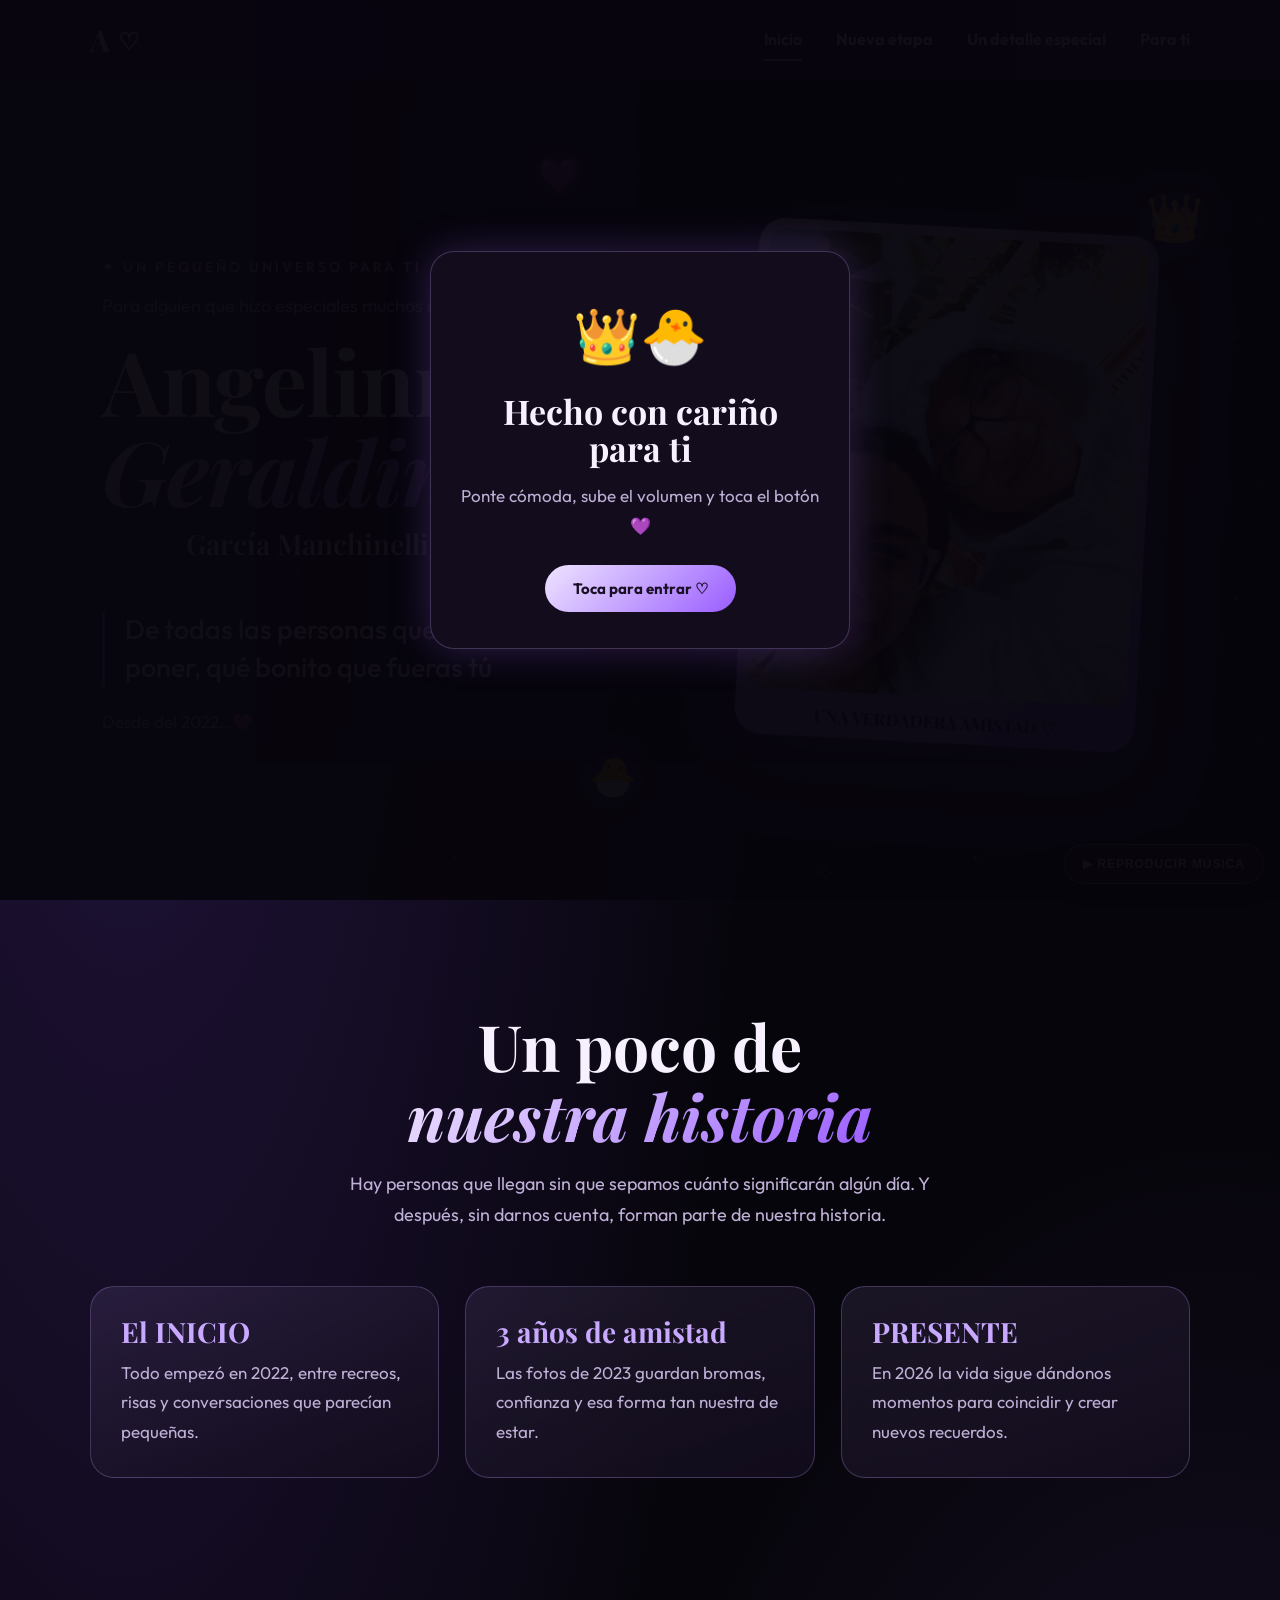
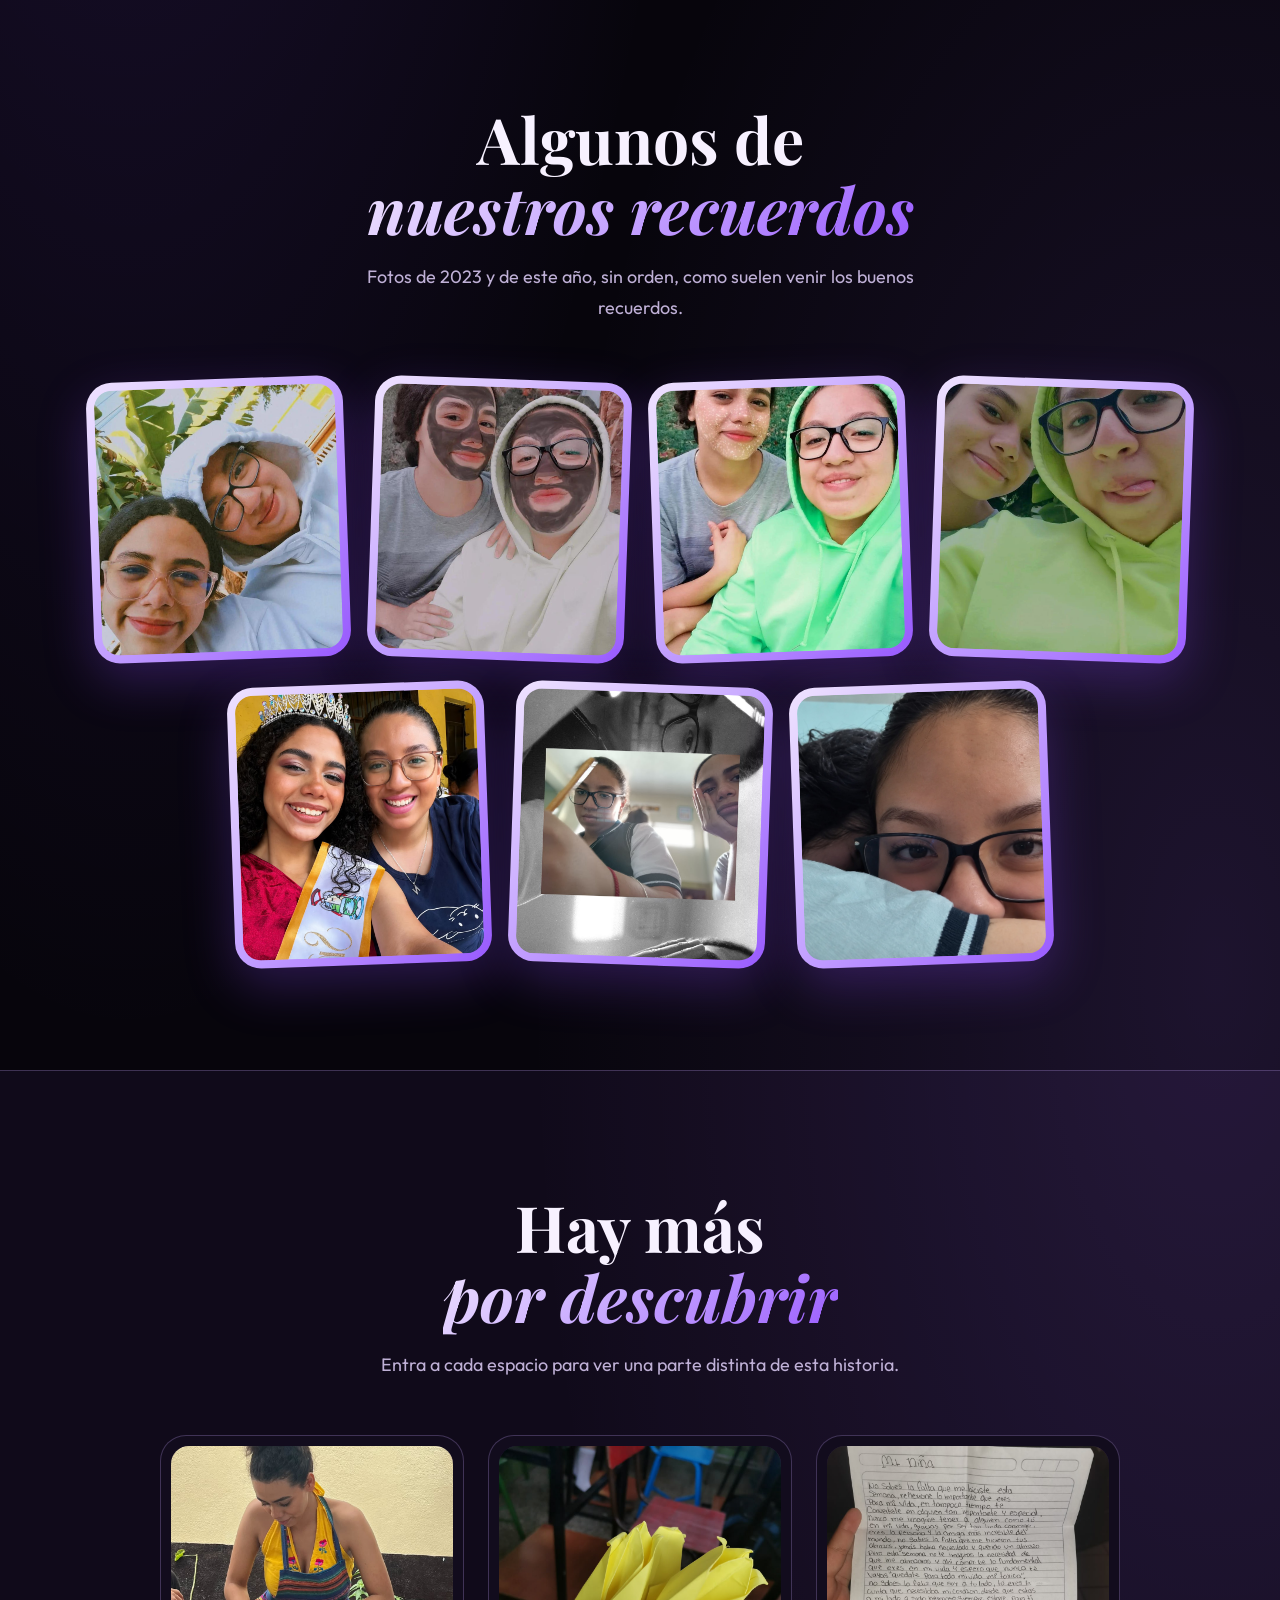
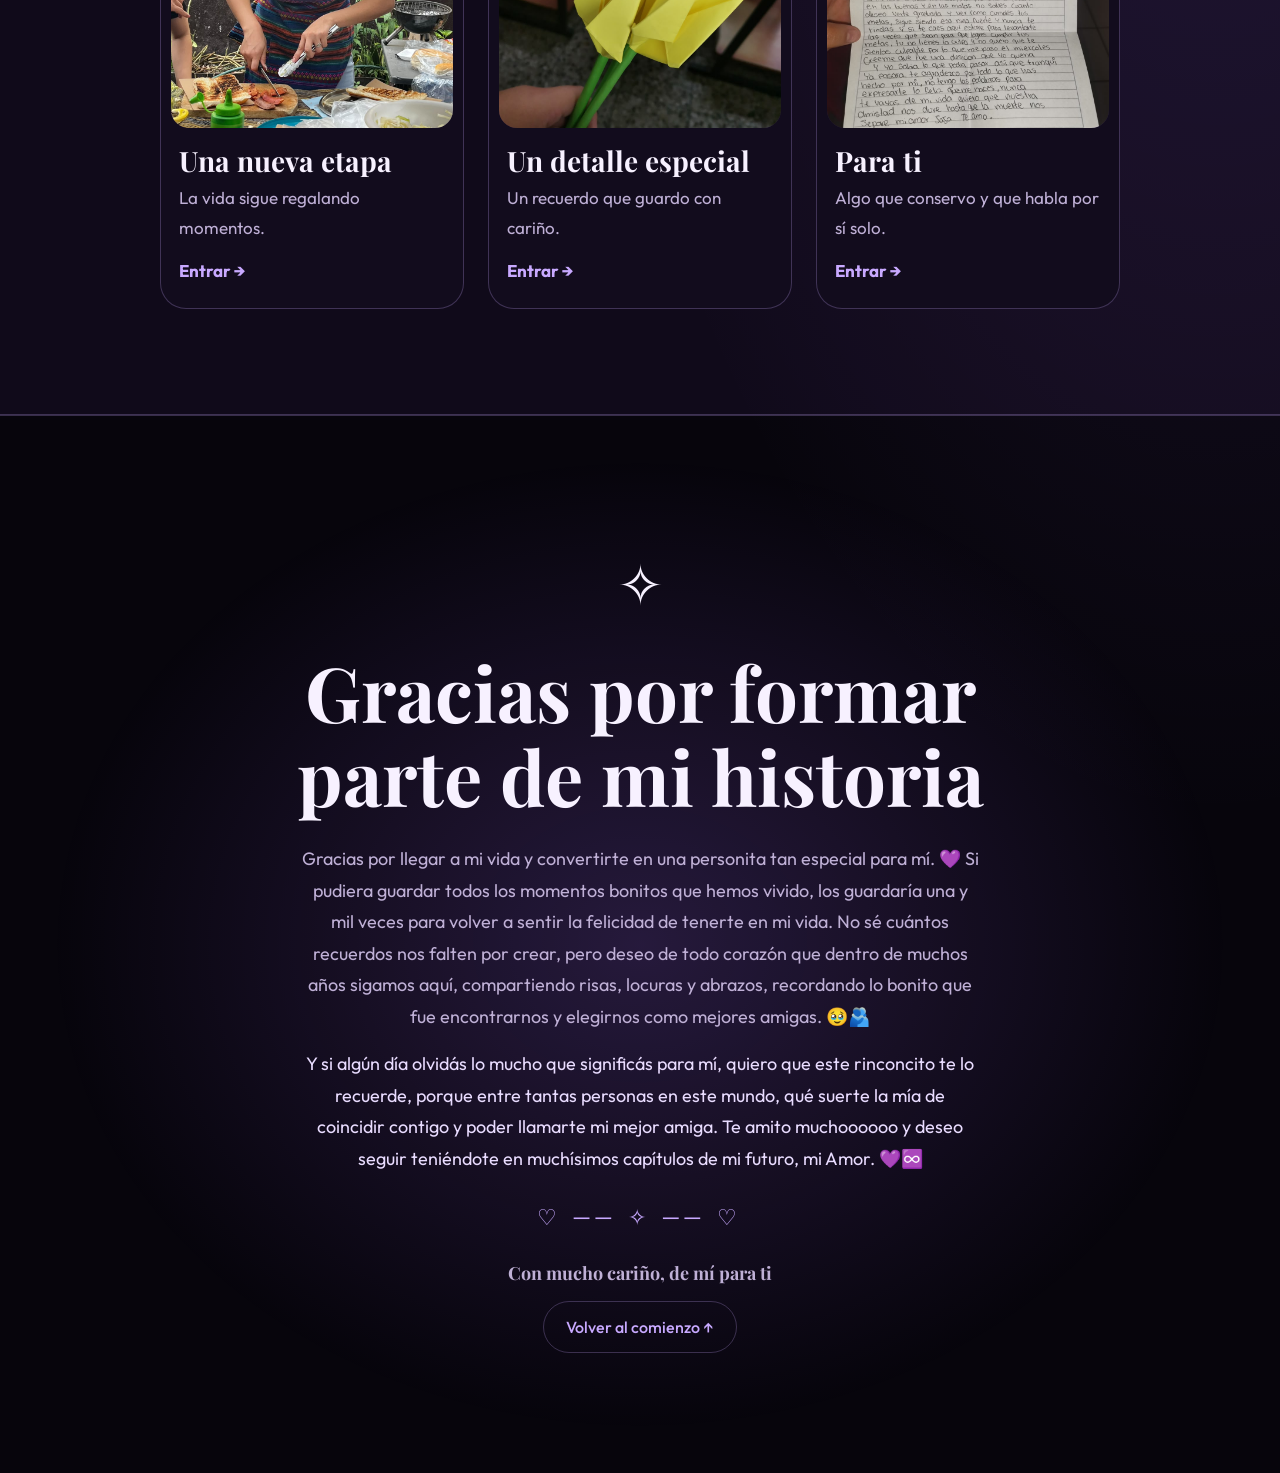
<file: index.html>
<!DOCTYPE html>
<html lang="es">
<head>
  <meta charset="UTF-8">
  <meta name="viewport" content="width=device-width, initial-scale=1.0">
  <meta name="theme-color" content="#100c18">
  <title>Para Angelinne 🐣</title>
  <link rel="stylesheet" href="styles.css">
  <script src="script.js" defer></script>
</head>
<body class="">
  <div class="stars" aria-hidden="true"></div>
  <nav class="nav">
    <a href="index.html" class="logo">A<span>♡</span></a>
    <div class="nav-links">
      <a class="nav-btn active" href="index.html" aria-current="page">Inicio</a>
      <a class="nav-btn" href="nueva-etapa.html">Nueva etapa</a>
      <a class="nav-btn" href="detalle.html">Un detalle especial</a>
      <a class="nav-btn" href="carta.html">Para ti</a>
    </div>
  </nav>
  <main>
    <section class="hero" id="inicio">
      <div class="hero-content">
        <span class="eyebrow">✦ UN PEQUEÑO UNIVERSO PARA TI ✦</span>
        <p class="intro">Para alguien que hizo especiales muchos momentos</p>
        <div class="name-block">
          <h1>Angelinne<br><span>Geraldine</span></h1>
          <p class="surname">García Manchinelli</p>
        </div>
        <blockquote>De todas las personas que el camino me pudo poner, qué bonito que fueras tú</blockquote>
        <p class="subtitle">Desde del 2022…💜</p>
      </div>
      <div class="hero-photo photo-frame">
        <img src="fotos/selfie1.jpeg" alt="Nuestro primer recuerdo" onerror="this.style.display='none';this.nextElementSibling.style.display='flex'">
        <div class="photo-placeholder"><span>✧</span><strong>Nuestro primer recuerdo</strong><small>selfie1.jpeg</small></div>
        <span class="tape"></span>
        <span class="photo-note">UNA VERDADERA AMISTAD ♡</span>
      </div>
      <div class="floating-heart heart-one">👑</div>
      <div class="floating-heart heart-two">🐣</div>
      <div class="floating-heart heart-three">💜</div>
    </section>

    <section class="story" id="historia">
      <div class="section-heading">
        <h2>Un poco de<br><em>nuestra historia</em></h2>
        <p>Hay personas que llegan sin que sepamos cuánto significarán algún día. Y después, sin darnos cuenta, forman parte de nuestra historia.</p>
      </div>
      <div class="story-grid">
        <div class="story-card"><h3>El INICIO</h3><p>Todo empezó en 2022, entre recreos, risas y conversaciones que parecían pequeñas.</p></div>
        <div class="story-card"><h3>3 años de amistad</h3><p>Las fotos de 2023 guardan bromas, confianza y esa forma tan nuestra de estar.</p></div>
        <div class="story-card"><h3>PRESENTE</h3><p>En 2026 la vida sigue dándonos momentos para coincidir y crear nuevos recuerdos.</p></div>
      </div>
    </section>

    <section class="section" id="recuerdos">
      <div class="section-heading">
        <h2>Algunos de<br><em>nuestros recuerdos</em></h2>
        <p>Fotos de 2023 y de este año, sin orden, como suelen venir los buenos recuerdos.</p>
      </div>
      <div class="memory-grid">
        <article class="memory-card rotate-left">
          <div class="memory-image">
            <img src="fotos/selfie1.jpeg" alt="Sudaderas verdes y lengua afuera" onerror="this.style.display='none';this.nextElementSibling.style.display='flex'">
            <div class="photo-placeholder"><span>♡</span><strong>Sudaderas verdes y lengua afuera</strong><small>selfie1.jpeg</small></div>
          </div>
        </article>
        <article class="memory-card rotate-right">
          <div class="memory-image">
            <img src="fotos/selfie2.jpeg" alt="Noche de mascarillas" onerror="this.style.display='none';this.nextElementSibling.style.display='flex'">
            <div class="photo-placeholder"><span>✧</span><strong>Noche de mascarillas</strong><small>selfie2.jpeg</small></div>
          </div>
        </article>
        <article class="memory-card rotate-left">
          <div class="memory-image">
            <img src="fotos/selfie3.jpeg" alt="Un día al aire libre" onerror="this.style.display='none';this.nextElementSibling.style.display='flex'">
            <div class="photo-placeholder"><span>♡</span><strong>Un día al aire libre</strong><small>selfie3.jpeg</small></div>
          </div>
        </article>
        <article class="memory-card rotate-right">
          <div class="memory-image">
            <img src="fotos/selfie4.jpeg" alt="Entre las plantas" onerror="this.style.display='none';this.nextElementSibling.style.display='flex'">
            <div class="photo-placeholder"><span>✧</span><strong>Entre las plantas</strong><small>selfie4.jpeg</small></div>
          </div>
        </article>
        <article class="memory-card rotate-left">
          <div class="memory-image">
            <img src="fotos/selfie5.jpeg" alt="Con corona y brillo" onerror="this.style.display='none';this.nextElementSibling.style.display='flex'">
            <div class="photo-placeholder"><span>♡</span><strong>Con corona y brillo</strong><small>selfie5.jpeg</small></div>
          </div>
        </article>
        <article class="memory-card rotate-right">
          <div class="memory-image">
            <img src="fotos/selfie6.jpeg" alt="Selfie demasiado cerca" onerror="this.style.display='none';this.nextElementSibling.style.display='flex'">
            <div class="photo-placeholder"><span>✧</span><strong>Selfie demasiado cerca</strong><small>selfie6.jpeg</small></div>
          </div>
        </article>
        <article class="memory-card rotate-left">
          <div class="memory-image">
            <img src="fotos/selfie7.jpeg" alt="Nuestra historia continúa" onerror="this.style.display='none';this.nextElementSibling.style.display='flex'">
            <div class="photo-placeholder"><span>♡</span><strong>Nuestra historia continúa</strong><small>selfie7.jpeg</small></div>
          </div>
        </article>
      </div>
    </section>

    <section class="portals" id="explorar">
      <div class="section-heading">
        <h2>Hay más<br><em>por descubrir</em></h2>
        <p>Entra a cada espacio para ver una parte distinta de esta historia.</p>
      </div>
      <div class="portal-grid">
      <a class="portal" href="nueva-etapa.html">
        <img src="fotos/mercadito.jpeg" alt="Angelinne en el mercadito">
        <h3>Una nueva etapa</h3><p>La vida sigue regalando momentos.</p><b>Entrar →</b>
      </a>
      <a class="portal" href="detalle.html">
        <img src="fotos/flores amarilas.jpeg" alt="Flores amarillas">
        <h3>Un detalle especial</h3><p>Un recuerdo que guardo con cariño.</p><b>Entrar →</b>
      </a>
      <a class="portal" href="carta.html">
        <img src="fotos/carta.jpeg" alt="Una carta">
        <h3>Para ti</h3><p>Algo que conservo y que habla por sí solo.</p><b>Entrar →</b>
      </a>
      </div>
    </section>

    <section class="final-section">
      <div class="final-star">✧</div>
      <h2>Gracias por formar<br>parte de mi historia</h2>
      <p>Gracias por llegar a mi vida y convertirte en una personita tan especial para mí. 💜 Si pudiera guardar todos los momentos bonitos que hemos vivido, los guardaría una y mil veces para volver a sentir la felicidad de tenerte en mi vida. No sé cuántos recuerdos nos falten por crear, pero deseo de todo corazón que dentro de muchos años sigamos aquí, compartiendo risas, locuras y abrazos, recordando lo bonito que fue encontrarnos y elegirnos como mejores amigas. 🥹🫂</p>
      <p class="final-emphasis">Y si algún día olvidás lo mucho que significás para mí, quiero que este rinconcito te lo recuerde, porque entre tantas personas en este mundo, qué suerte la mía de coincidir contigo y poder llamarte mi mejor amiga. Te amito muchoooooo   y deseo seguir teniéndote en muchísimos capítulos de mi futuro, mi Amor. 💜♾️</p>
      <div class="ornament">♡ ── ✧ ── ♡</div>
      <p class="final-signature">Con mucho cariño, de mí para ti</p>
      <a href="#inicio" class="back-top">Volver al comienzo ↑</a>
    </section>
  </main>
</body>
</html>
</file>
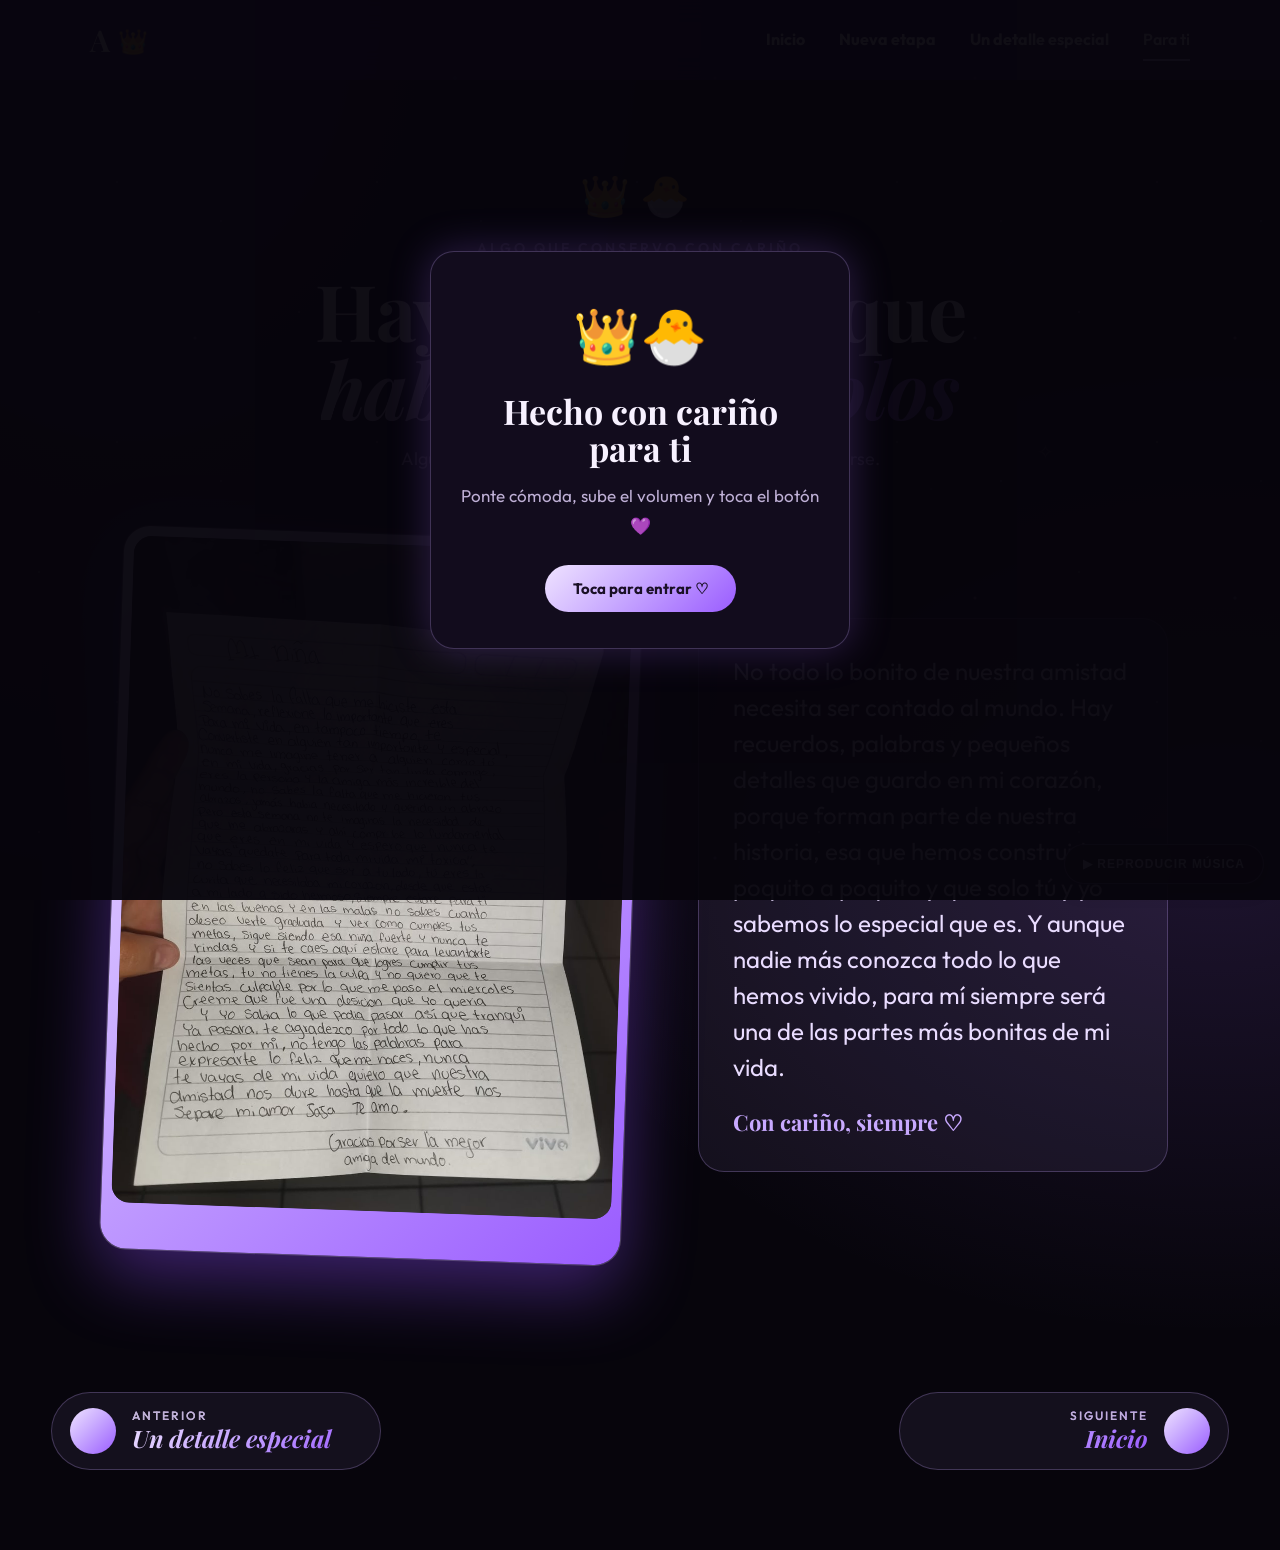
<file: carta.html>
<!DOCTYPE html>
<html lang="es">
<head>
  <meta charset="UTF-8">
  <meta name="viewport" content="width=device-width, initial-scale=1.0">
  <meta name="theme-color" content="#100c18">
  <title>Para ti · Para Angelinne</title>
  <link rel="stylesheet" href="styles.css">
  <script src="script.js" defer></script>
</head>
<body class="subpage">
  <div class="stars" aria-hidden="true"></div>
  <nav class="nav">
    <a href="index.html" class="logo">A<span>👑</span></a>
    <div class="nav-links">
      <a class="nav-btn" href="index.html">Inicio</a>
      <a class="nav-btn" href="nueva-etapa.html">Nueva etapa</a>
      <a class="nav-btn" href="detalle.html">Un detalle especial</a>
      <a class="nav-btn active" href="carta.html" aria-current="page">Para ti</a>
    </div>
  </nav>
  <main>
    <header class="page-hero">
      <div class="sticker-row" aria-hidden="true">👑🐣</div>
      <span class="eyebrow">ALGO QUE CONSERVO CON CARIÑO</span>
      <h1>Hay recuerdos que<br><span>hablan por sí solos</span></h1>
      <p>Algunas cosas son tan nuestras que no necesitan explicarse.</p>
    </header>
    <section class="letter-section">
      <div class="letter-layout">
        <div class="letter-photo photo-frame">
          <img src="fotos/carta.jpeg" alt="Una carta que conservo" onerror="this.style.display='none';this.nextElementSibling.style.display='flex'">
        <div class="photo-placeholder"><span>💌</span><strong>Una carta que conservo</strong><small>carta.jpeg</small></div>
          <span class="tape"></span>
        </div>
        <div class="letter-note">
          <p>No todo lo bonito de nuestra amistad necesita ser contado al mundo. Hay recuerdos, palabras y pequeños detalles que guardo en mi corazón, porque forman parte de nuestra historia, esa que hemos construido poquito a poquito y que solo tú y yo sabemos lo especial que es. Y aunque nadie más conozca todo lo que hemos vivido, para mí siempre será una de las partes más bonitas de mi vida.</p>
          <span class="signature">Con cariño, siempre ♡</span>
        </div>
      </div>
    </section>
    <div class="page-nav">
      <a class="prev" href="detalle.html"><span class="arr"></span><span class="lbl"><small>Anterior</small>Un detalle especial</span></a>
      <a class="next" href="index.html"><span class="lbl"><small>Siguiente</small>Inicio</span><span class="arr"></span></a>
    </div>
  </main>
</body>
</html>
</file>
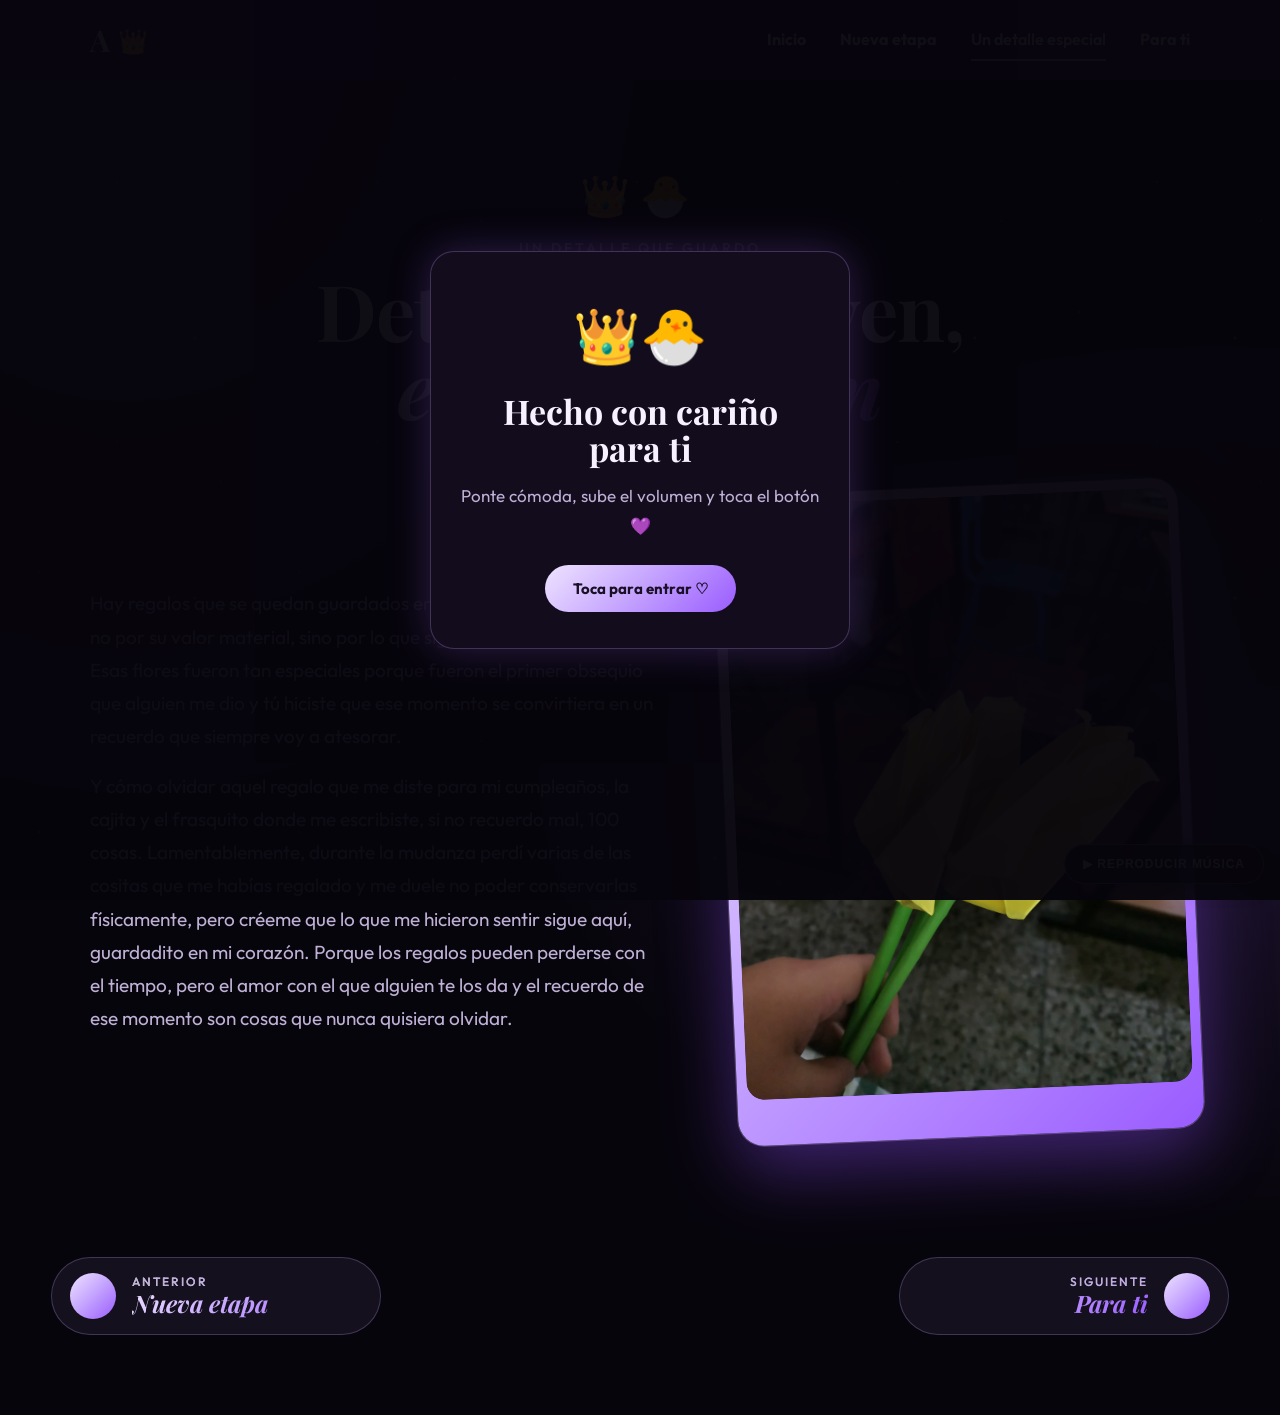
<file: detalle.html>
<!DOCTYPE html>
<html lang="es">
<head>
  <meta charset="UTF-8">
  <meta name="viewport" content="width=device-width, initial-scale=1.0">
  <meta name="theme-color" content="#100c18">
  <title>Un detalle especial · Para Angelinne</title>
  <link rel="stylesheet" href="styles.css">
  <script src="script.js" defer></script>
</head>
<body class="subpage">
  <div class="stars" aria-hidden="true"></div>
  <nav class="nav">
    <a href="index.html" class="logo">A<span>👑</span></a>
    <div class="nav-links">
      <a class="nav-btn" href="index.html">Inicio</a>
      <a class="nav-btn" href="nueva-etapa.html">Nueva etapa</a>
      <a class="nav-btn active" href="detalle.html" aria-current="page">Un detalle especial</a>
      <a class="nav-btn" href="carta.html">Para ti</a>
    </div>
  </nav>
  <main>
    <header class="page-hero">
      <div class="sticker-row" aria-hidden="true">👑🐣</div>
      <span class="eyebrow">UN DETALLE QUE GUARDO</span>
      <h1>Detalles que viven,<br><span>en mi corazón</span></h1>
    </header>
    <section class="special-section">
      <div class="special-copy">
        <p>Hay regalos que se quedan guardados en el corazón para siempre, no por su valor material, sino por lo que significan para nosotras. Esas flores fueron tan especiales porque fueron el primer obsequio que alguien me dio y tú hiciste que ese momento se convirtiera en un recuerdo que siempre voy a atesorar.</p>
        <p>Y cómo olvidar aquel regalo que me diste para mi cumpleaños, la cajita y el frasquito donde me escribiste, si no recuerdo mal, 100 cosas. Lamentablemente, durante la mudanza perdí varias de las cositas que me habías regalado y me duele no poder conservarlas físicamente, pero créeme que lo que me hicieron sentir sigue aquí, guardadito en mi corazón. Porque los regalos pueden perderse con el tiempo, pero el amor con el que alguien te los da y el recuerdo de ese momento son cosas que nunca quisiera olvidar.</p>
      </div>
      <div class="special-photo photo-frame">
        <img src="fotos/flores amarilas.jpeg" alt="Las flores amarillas" onerror="this.style.display='none';this.nextElementSibling.style.display='flex'">
        <div class="photo-placeholder"><span>🌼</span><strong>Las flores amarillas</strong><small>flores amarilas.jpeg</small></div>
        <span class="tape"></span>
      </div>
    </section>
    <div class="page-nav">
      <a class="prev" href="nueva-etapa.html"><span class="arr"></span><span class="lbl"><small>Anterior</small>Nueva etapa</span></a>
      <a class="next" href="carta.html"><span class="lbl"><small>Siguiente</small>Para ti</span><span class="arr"></span></a>
    </div>
  </main>
</body>
</html>
</file>
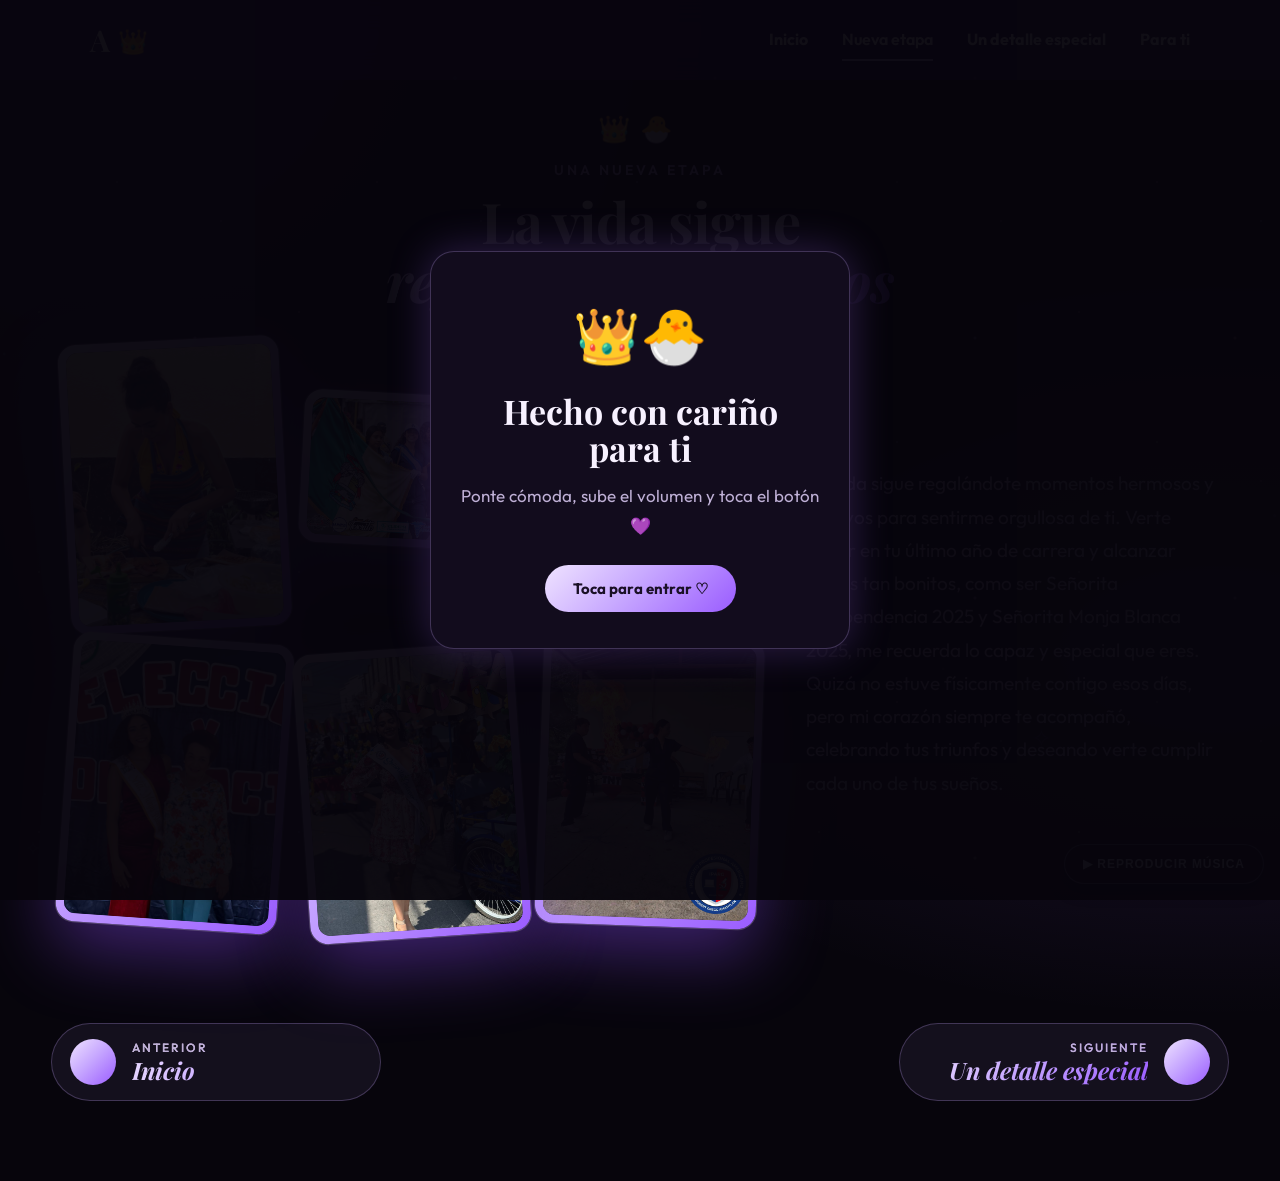
<file: nueva-etapa.html>
<!DOCTYPE html>
<html lang="es">
<head>
  <meta charset="UTF-8">
  <meta name="viewport" content="width=device-width, initial-scale=1.0">
  <meta name="theme-color" content="#100c18">
  <title>Una nueva etapa · Para Angelinne</title>
  <link rel="stylesheet" href="styles.css">
  <script src="script.js" defer></script>
</head>
<body class="subpage compact">
  <div class="stars" aria-hidden="true"></div>
  <nav class="nav">
    <a href="index.html" class="logo">A<span>👑</span></a>
    <div class="nav-links">
      <a class="nav-btn" href="index.html">Inicio</a>
      <a class="nav-btn active" href="nueva-etapa.html" aria-current="page">Nueva etapa</a>
      <a class="nav-btn" href="detalle.html">Un detalle especial</a>
      <a class="nav-btn" href="carta.html">Para ti</a>
    </div>
  </nav>
  <main>
    <header class="page-hero">
      <div class="sticker-row" aria-hidden="true">👑🐣</div>
      <span class="eyebrow">UNA NUEVA ETAPA</span>
      <h1>La vida sigue<br><span>regalando momentos</span></h1>
    </header>
    <section class="market-section">
      <div class="scatter">
        <figure class="shot s1 photo-frame">
          <img src="fotos/mercadito.jpeg" alt="Recuerdo 1 de esta nueva etapa" onerror="this.style.display='none';this.nextElementSibling.style.display='flex'">
          <div class="photo-placeholder"><span>✧</span><strong>Foto 1</strong><small>mercadito.jpeg</small></div>
        </figure>
        <figure class="shot s2 photo-frame">
          <img src="fotos/mercadito2.jpeg" alt="Recuerdo 2 de esta nueva etapa" onerror="this.style.display='none';this.nextElementSibling.style.display='flex'">
          <div class="photo-placeholder"><span>✧</span><strong>Foto 2</strong><small>mercadito2.jpeg</small></div>
        </figure>
        <figure class="shot s3 photo-frame">
          <img src="fotos/mercadito3.jpeg" alt="Recuerdo 3 de esta nueva etapa" onerror="this.style.display='none';this.nextElementSibling.style.display='flex'">
          <div class="photo-placeholder"><span>✧</span><strong>Foto 3</strong><small>mercadito3.jpeg</small></div>
        </figure>
        <figure class="shot s4 photo-frame">
          <img src="fotos/mercadito4.jpeg" alt="Recuerdo 4 de esta nueva etapa" onerror="this.style.display='none';this.nextElementSibling.style.display='flex'">
          <div class="photo-placeholder"><span>✧</span><strong>Foto 4</strong><small>mercadito4.jpeg</small></div>
        </figure>
        <figure class="shot s5 photo-frame">
          <img src="fotos/mercadito5.jpg" alt="Recuerdo 5 de esta nueva etapa" onerror="this.style.display='none';this.nextElementSibling.style.display='flex'">
          <div class="photo-placeholder"><span>✧</span><strong>Foto 5</strong><small>mercadito5.jpeg</small></div>
        </figure>
        <figure class="shot s6 photo-frame">
          <img src="fotos/mercadito6.jpg" alt="Recuerdo 6 de esta nueva etapa" onerror="this.style.display='none';this.nextElementSibling.style.display='flex'">
          <div class="photo-placeholder"><span>✧</span><strong>Foto 6</strong><small>mercadito6.jpeg</small></div>
        </figure>
      </div>
      <div class="market-copy">
        <p>La vida sigue regalándote momentos hermosos y motivos para sentirme orgullosa de ti. Verte brillar en tu último año de carrera y alcanzar logros tan bonitos, como ser Señorita Independencia 2025 y Señorita Monja Blanca 2025, me recuerda lo capaz y especial que eres. Quizá no estuve físicamente contigo esos días, pero mi corazón siempre te acompañó, celebrando tus triunfos y deseando verte cumplir cada uno de tus sueños.</p>
      </div>
    </section>
    <div class="page-nav">
      <a class="prev" href="index.html"><span class="arr"></span><span class="lbl"><small>Anterior</small>Inicio</span></a>
      <a class="next" href="detalle.html"><span class="lbl"><small>Siguiente</small>Un detalle especial</span><span class="arr"></span></a>
    </div>
  </main>

</body>
</html>
</file>
<file: styles.css>
@import url('https://fonts.googleapis.com/css2?family=Playfair+Display:ital,wght@0,600;0,700;0,800;1,600&family=Outfit:wght@300;400;500;600&display=swap');

:root{
  --bg:#07050c; --panel:#120c1d; --lilac:#c8a9ff; --neon:#a56bff; --soft:#e9dcff;
  --text:#f7f1ff; --muted:#bfb0d6; --line:rgba(200,169,255,.25);
  --grad:linear-gradient(135deg,#efe3ff,#c8a9ff 45%,#9a5cff);
}
*{box-sizing:border-box;margin:0;padding:0}
html{scroll-behavior:smooth;scroll-padding-top:100px}
body{
  background:radial-gradient(ellipse at 10% 0%,rgba(140,80,255,.22),transparent 40%),
             radial-gradient(ellipse at 95% 55%,rgba(165,107,255,.14),transparent 40%),var(--bg);
  color:var(--text);font:400 17px/1.75 'Outfit',sans-serif;overflow-x:hidden;
}
a{color:inherit;text-decoration:none}
::selection{background:var(--lilac);color:var(--bg)}
h1,h2,h3{font-family:'Playfair Display',sans-serif;font-weight:700;line-height:1.1;letter-spacing:0}
h1 span,h2 em{font-style:italic;background:var(--grad);-webkit-background-clip:text;background-clip:text;color:transparent}

/* ---------- NAV ---------- */
.nav{position:sticky;top:0;z-index:20;display:flex;justify-content:space-between;align-items:center;gap:18px;
  padding:14px 6%;background:rgba(7,5,12,.72);backdrop-filter:blur(18px);border-bottom:1px solid var(--line)}
.logo{font:800 28px 'Playfair Display',sans-serif;color:var(--lilac)}
.logo span{font-size:22px;margin-left:6px}
.nav-links{display:flex;gap:4px;padding:5px;border-radius:999px;background:rgba(255,255,255,.04);border:1px solid var(--line)}
.nav-btn{display:inline-flex;align-items:center;gap:8px;padding:10px 20px;border-radius:999px;color:var(--muted);font-size:15px;font-weight:500;transition:.3s}
.nav-btn::before{font-size:15px;transition:transform .3s}
.nav-btn[href="index.html"]::before{content:"🏡"}
.nav-btn[href="nueva-etapa.html"]::before{content:"✨"}
.nav-btn[href="detalle.html"]::before{content:"🌼"}
.nav-btn[href="carta.html"]::before{content:"💌"}
.nav-btn:hover,.nav-btn:focus-visible{background:rgba(200,169,255,.16);color:var(--text);outline:none}
.nav-btn:hover::before{transform:scale(1.3) rotate(-10deg)}
.nav-btn.active{background:var(--grad);color:#1a1026;font-weight:600;box-shadow:0 4px 22px rgba(165,107,255,.55)}

/* ---------- HERO ---------- */
.hero{position:relative;min-height:90vh;display:grid;grid-template-columns:1.1fr .9fr;align-items:center;gap:50px;padding:80px 8%}
.hero-content{position:relative;z-index:1;max-width:660px}
.badge{display:inline-block;padding:8px 18px;border-radius:999px;background:var(--grad);color:#1a1026;font:800 20px 'Playfair Display',sans-serif;
  transform:rotate(-4deg);box-shadow:0 8px 30px rgba(165,107,255,.5);animation:wiggle 3s ease-in-out infinite}
.eyebrow{display:block;margin-top:22px;color:var(--lilac);font-size:14px;letter-spacing:3px;font-weight:600}
.intro{margin-top:10px;color:var(--muted);font-size:18px}
h1{font-size:clamp(52px,7vw,96px);line-height:1;margin-top:14px;letter-spacing:-1px}
.surname{font:600 28px 'Playfair Display',sans-serif;color:var(--soft);margin-top:12px}
.ornament{margin:24px 0;color:var(--lilac);font-size:22px;letter-spacing:6px}
blockquote{max-width:560px;font:500 clamp(20px,2.4vw,27px)/1.4 'Outfit',sans-serif;padding-left:20px;border-left:3px solid var(--neon);color:var(--soft)}
.subtitle{margin-top:20px;color:var(--muted);font-size:17px}
.floating-heart{position:absolute;font-size:46px;animation:float 5s ease-in-out infinite;filter:drop-shadow(0 0 14px rgba(165,107,255,.7))}
.heart-one{top:12%;right:6%}
.heart-two{bottom:10%;left:46%;font-size:38px;animation-delay:1s}
.heart-three{top:8%;left:42%;font-size:34px;animation-delay:2s}

/* ---------- FOTOS ---------- */
.photo-frame{position:relative;padding:10px 10px 46px;border-radius:26px;background:var(--grad);box-shadow:0 0 0 1px rgba(255,255,255,.2),0 25px 70px rgba(130,70,230,.45)}
.photo-frame img{display:block;width:100%;min-height:190px;object-fit:cover;border-radius:18px;background:#2a1a45}
.hero-photo{width:min(100%,400px);justify-self:center;transform:rotate(3deg);animation:appear 1s ease both}
.hero-photo img{height:460px}
.photo-note{position:absolute;bottom:10px;left:0;width:100%;text-align:center;color:#2a1648;font:700 17px 'Playfair Display',sans-serif}
.tape{display:none}
.photo-placeholder{display:none;min-height:240px;padding:25px;border-radius:18px;color:#2a1648;text-align:center;align-items:center;justify-content:center;flex-direction:column;gap:9px;background:linear-gradient(135deg,#efe3ff,#c8b0e5)}
.photo-placeholder span{font-size:38px}
.photo-placeholder strong{font:700 20px 'Playfair Display',sans-serif}
.photo-placeholder small{font-size:14px;opacity:.8}

/* ---------- CINTA DE EMOJIS ---------- */
.marquee{overflow:hidden;border-block:1px solid var(--line);background:rgba(165,107,255,.1);padding:14px 0;white-space:nowrap}
.marquee div{display:inline-block;animation:slide 28s linear infinite;font:800 24px 'Playfair Display',sans-serif;color:var(--lilac)}
.marquee span{margin:0 18px}

/* ---------- SECCIONES ---------- */
.section,.story,.portals,.letter-section{padding:105px 7%}
.portals{background:rgba(165,107,255,.06);border-block:1px solid var(--line)}
.section-heading{max-width:720px;margin:0 auto 55px;text-align:center}
.section-heading h2,.special-copy h2,.market-copy h2{font-size:clamp(38px,5.5vw,64px);margin:16px 0}
.section-heading>p,.page-hero p{color:var(--muted);font-size:18px;max-width:620px;margin:0 auto}
.story-grid,.portal-grid{display:grid;grid-template-columns:repeat(3,minmax(0,1fr));gap:26px;max-width:1150px;margin:0 auto}
.story-card{padding:30px;border-radius:24px;border:1px solid var(--line);background:linear-gradient(160deg,rgba(200,169,255,.1),rgba(18,12,29,.9))}
.story-card h3{font-size:28px;margin-bottom:10px;color:var(--lilac)}
.story-card p{color:var(--muted);font-size:17px}

.memory-grid{display:grid;grid-template-columns:repeat(3,minmax(0,1fr));gap:28px;max-width:880px;margin:auto}
.memory-card{padding:8px;border-radius:26px;background:var(--grad);box-shadow:0 18px 50px rgba(130,70,230,.3);transition:transform .35s,box-shadow .35s}
.memory-card:hover{transform:translateY(-8px) rotate(0);box-shadow:0 28px 70px rgba(165,107,255,.6)}
.rotate-left{transform:rotate(-2deg)}.rotate-right{transform:rotate(2deg)}
.memory-image img{display:block;width:100%;aspect-ratio:4/4.4;object-fit:cover;border-radius:18px}
.memory-image .photo-placeholder{min-height:220px}

.portal{display:flex;flex-direction:column;padding:12px 12px 26px;border-radius:26px;border:1px solid var(--line);background:var(--panel);transition:.35s}
.portal:hover,.portal:focus-visible{transform:translateY(-10px);border-color:var(--lilac);box-shadow:0 22px 60px rgba(165,107,255,.35);outline:none}
.portal img{display:block;width:100%;aspect-ratio:4/4.4;object-fit:cover;border-radius:18px;background:#2a1a45}
.portal h3{font-size:28px;margin:18px 8px 6px}
.portal p{color:var(--muted);font-size:17px;margin:0 8px 14px}
.portal b{margin:auto 8px 0;color:var(--lilac);font-size:17px}

/* ---------- SUBPÁGINAS ---------- */
.sticker-row{font-size:40px;letter-spacing:10px;animation:float 4s ease-in-out infinite}
.page-hero{text-align:center;padding:80px 7% 10px}
.page-hero .eyebrow{margin-top:6px}
.page-hero h1{font-size:clamp(42px,6.5vw,78px);letter-spacing:-1px;margin-top:10px}
.page-hero p{margin-top:16px}
.special-section,.market-section{display:grid;grid-template-columns:1.1fr .9fr;align-items:center;gap:6%;padding:50px 7% 90px}
.special-copy>p,.market-copy>p{margin:16px 0;color:var(--muted);font-size:19px}
.special-photo,.market-photo{width:100%;max-width:560px;justify-self:center;transform:rotate(-2.5deg)}
.market-photo{transform:rotate(2.5deg)}
.subpage .photo-frame img{height:auto;max-height:85vh;object-fit:contain}
.letter-section{padding-top:50px}
.letter-layout{display:grid;grid-template-columns:minmax(0,520px) minmax(0,470px);justify-content:center;align-items:center;gap:6%}
.letter-photo{transform:rotate(2deg)}
.letter-note{padding:34px;border-radius:26px;border:1px solid var(--line);background:rgba(200,169,255,.07)}
.big-quote{display:block;font:800 90px/0.8 'Playfair Display',sans-serif;color:var(--neon)}
.letter-note p{font-size:24px;line-height:1.5;color:var(--soft)}
.signature,.final-signature{display:block;margin-top:22px;color:var(--lilac);font:700 22px 'Playfair Display',sans-serif}
.page-nav{display:flex;justify-content:space-between;gap:12px;flex-wrap:wrap;max-width:1100px;margin:0 auto;padding:20px 7% 70px}
.page-nav a,.back-top{display:inline-block;padding:11px 22px;border-radius:999px;border:1px solid var(--line);color:var(--lilac);font-size:16px;font-weight:500;transition:.3s}
.page-nav a:hover,.back-top:hover{background:var(--grad);color:#1a1026;border-color:transparent}

/* ---------- FINAL ---------- */
.final-section{text-align:center;padding:120px 6%;border-top:1px solid var(--line);background:radial-gradient(ellipse at center,rgba(165,107,255,.2),transparent 65%)}
.final-star{font-size:56px;animation:float 4s ease-in-out infinite}
.final-section h2{font-size:clamp(40px,6.5vw,76px);margin:16px 0 26px}
.final-section>p{max-width:680px;margin:16px auto;color:var(--muted);font-size:18px}
.final-section .final-emphasis{color:var(--soft)}
.final-signature{margin-bottom:26px}

footer{display:flex;justify-content:space-between;flex-wrap:wrap;gap:12px;padding:28px 6%;border-top:1px solid var(--line);color:var(--muted);font-size:15px}
footer span{color:var(--lilac);font-weight:500}
.stars{position:fixed;inset:0;pointer-events:none;z-index:-1;opacity:.4;background-size:260px 260px;
  background-image:radial-gradient(1px 1px at 15% 20%,#fff 50%,transparent 100%),radial-gradient(2px 2px at 75% 30%,#d9baff 50%,transparent 100%),radial-gradient(1px 1px at 45% 70%,#fff 50%,transparent 100%),radial-gradient(1px 1px at 85% 85%,#d9baff 50%,transparent 100%)}

@keyframes float{0%,100%{transform:translateY(0)}50%{transform:translateY(-14px)}}
@keyframes wiggle{0%,100%{transform:rotate(-4deg)}50%{transform:rotate(2deg) scale(1.05)}}
@keyframes slide{to{transform:translateX(-50%)}}
@keyframes appear{from{opacity:0;transform:translateY(20px) rotate(3deg)}to{opacity:1;transform:translateY(0) rotate(3deg)}}

/* ---------- CELULAR / TABLET ---------- */
@media(max-width:900px){
  .hero{grid-template-columns:1fr;text-align:center;padding:60px 7%}
  .hero-content{margin:auto}
  blockquote{margin:auto;text-align:left}
  .hero-photo{max-width:340px}.hero-photo img{height:400px}
  .story-grid,.portal-grid{grid-template-columns:1fr;max-width:440px}
  .memory-grid{grid-template-columns:repeat(2,minmax(0,1fr));gap:22px}
  .special-section,.market-section{grid-template-columns:1fr;text-align:center}
  .special-photo,.market-photo{max-width:480px}
  .letter-layout{grid-template-columns:1fr;max-width:500px;margin:auto}
}
@media(max-width:560px){
  body{font-size:16px}
  .nav{flex-direction:column;padding:12px 5%}
  .nav-links{display:grid;grid-template-columns:1fr 1fr;width:100%;max-width:380px;border-radius:22px}
  .nav-btn{justify-content:center;padding:10px 8px;font-size:14px}
  .floating-heart{display:none}
  .section,.story,.portals,.letter-section{padding:70px 6%}
  .memory-grid{grid-template-columns:1fr;max-width:380px}
  .memory-card{transform:none}
  .hero-photo{max-width:100%}
  .page-nav{justify-content:center}
  .letter-note p{font-size:22px}
  footer{justify-content:center;text-align:center}
}
@media(prefers-reduced-motion:reduce){*,*::before,*::after{animation-duration:.01ms!important;animation-iteration-count:1!important;scroll-behavior:auto!important;transition-duration:.01ms!important}}

/* ===== GALERÍA: 4 fotos arriba y 3 abajo ===== */
.memory-grid{display:flex;flex-wrap:wrap;justify-content:center;gap:24px;max-width:1100px}
.memory-card{flex:0 0 calc((100% - 72px) / 4)}
@media(max-width:900px){
  .memory-grid{max-width:640px;gap:20px}
  .memory-card{flex:0 0 calc((100% - 20px) / 2)}
}
@media(max-width:560px){
  .memory-grid{max-width:380px}
  .memory-card{flex:0 0 100%}
}

/* ===== "HAY MÁS POR DESCUBRIR": tarjetas un poco más pequeñas ===== */
.portal-grid{max-width:960px;gap:24px}
.portal{padding:10px 10px 22px}
.portal img{aspect-ratio:4/4}
@media(max-width:900px){.portal-grid{max-width:400px}}

/* ===== ENCABEZADO ESTILO SPOTIFY: barra plana, enlaces en negrita ===== */
.nav{padding:0 7%;min-height:80px;background:rgba(70,25,125,.62);backdrop-filter:blur(14px);border-bottom:none}
.logo{display:flex;align-items:center;gap:8px;font:700 30px 'Playfair Display',serif;color:#fff}
.logo span{margin:0;font-size:24px}
.nav-links{gap:34px;padding:0;border:none;border-radius:0;background:none;box-shadow:none;align-items:center;flex-wrap:nowrap}
.nav-btn{padding:6px 0;border-radius:0;background:none;box-shadow:none;transform:none;color:#fff;font-size:16px;font-weight:700;white-space:nowrap;border-bottom:2px solid transparent}
.nav-btn::before{content:none!important}
.nav-btn:hover,.nav-btn:focus-visible{background:none;color:var(--lilac);transform:none;box-shadow:none}
.nav-btn.active{background:none;box-shadow:none;color:#fff;border-bottom-color:var(--lilac)}


@media(max-width:900px){
  .nav-links{gap:22px}
  .nav-btn{font-size:15px}
  .nav-btn[href="carta.html"]{padding-left:22px}
}
@media(max-width:700px){
  .nav{flex-direction:column;gap:2px;padding:10px 5% 8px}
  .nav-links{width:100%;max-width:none;display:flex;flex-wrap:wrap;justify-content:center;gap:4px 20px;border-radius:0}
  .nav-btn,.nav-btn[href="carta.html"]{padding:6px 0;border-left:none;font-size:14px;color:#fff}
  .nav-btn[href="carta.html"]{color:rgba(255,255,255,.75)}
}

/* ===== BOTONES ANTERIOR / SIGUIENTE ===== */
.page-nav{max-width:none;width:100%;margin:0;padding:30px 4% 80px;display:flex;justify-content:space-between;gap:16px}
.page-nav a{display:flex;align-items:center;gap:16px;padding:14px 30px 14px 16px;border-radius:999px;border:1px solid var(--line);background:rgba(200,169,255,.07);color:var(--text);font:700 20px/1.2 'Playfair Display',serif;transition:transform .3s,box-shadow .3s,background .3s}
.page-nav small{display:block;font:500 12px/1.4 'Outfit',sans-serif;letter-spacing:2px;text-transform:uppercase;color:var(--muted)}
.page-nav .arr{display:grid;place-items:center;width:46px;height:46px;border-radius:50%;background:var(--grad);color:#1a1026;font-size:22px;font-weight:800;transition:transform .3s}
.page-nav .next{flex-direction:row;padding:14px 16px 14px 30px;text-align:right;background:var(--grad);color:#1a1026;border-color:transparent;box-shadow:0 10px 30px rgba(165,107,255,.45)}
.page-nav .next small{color:rgba(26,16,38,.7)}
.page-nav .next .arr{background:#1a1026;color:var(--lilac)}
.page-nav a:hover{transform:translateY(-4px);box-shadow:0 14px 38px rgba(165,107,255,.55)}
.page-nav .prev:hover{background:rgba(200,169,255,.16)}
.page-nav .prev:hover .arr{transform:translateX(-5px)}
.page-nav .next:hover .arr{transform:translateX(5px)}
@media(max-width:560px){
  .page-nav{padding:20px 5% 60px;gap:10px}
  .page-nav a{padding:10px 16px 10px 10px;gap:10px;font-size:16px}
  .page-nav .next{padding:10px 10px 10px 16px}
  .page-nav .arr{width:38px;height:38px;font-size:18px}
  .page-nav small{font-size:10px;letter-spacing:1px}
}

/* ===== ANTERIOR / SIGUIENTE: mismo tamaño y mismo estilo ===== */
.page-nav a,.page-nav .next{width:330px;max-width:48%;min-height:78px;padding:14px 18px;background:rgba(200,169,255,.07);color:var(--text);border:1px solid var(--line);box-shadow:none;gap:16px}
.page-nav .next{justify-content:space-between;text-align:right}
.page-nav .prev{justify-content:flex-start}
.page-nav .lbl{flex:1;font:italic 700 24px/1.15 'Playfair Display',serif;background:var(--grad);-webkit-background-clip:text;background-clip:text;color:transparent}
.page-nav small{font:500 12px/1.4 'Outfit',sans-serif;font-style:normal;letter-spacing:2px;text-transform:uppercase;color:var(--muted);-webkit-text-fill-color:var(--muted)}
.page-nav .next .arr{background:var(--grad);color:#1a1026}
.page-nav .next small{color:var(--muted)}
.page-nav a:hover,.page-nav .next:hover{background:rgba(200,169,255,.16);box-shadow:0 14px 38px rgba(165,107,255,.35)}
@media(max-width:560px){
  .page-nav a,.page-nav .next{width:auto;flex:1;max-width:none;min-height:66px;padding:10px 12px;gap:10px}
  .page-nav .lbl{font-size:17px}
}

/* ===== NUEVA ETAPA: fotos regadas a la izquierda ===== */
.scatter{position:relative;width:100%;aspect-ratio:2/3;justify-self:center}
.scatter .shot{position:absolute;margin:0;padding:8px;border-radius:20px;transition:transform .35s,z-index .35s,box-shadow .35s}
.scatter .shot img{height:auto;min-height:0;max-height:none;border-radius:13px;aspect-ratio:auto;object-fit:cover}
.scatter .photo-placeholder{min-height:150px;padding:12px}
.scatter .shot:hover{z-index:10;transform:rotate(0) scale(1.07);box-shadow:0 24px 60px rgba(165,107,255,.6)}
.s1{top:0;left:3%;width:45%;transform:rotate(-4deg);z-index:2}
.s2{top:3%;left:54%;width:41%;transform:rotate(5deg);z-index:1}
.s3{top:27%;left:24%;width:38%;transform:rotate(2deg);z-index:3}
.s4{top:34%;left:64%;width:33%;transform:rotate(-6deg);z-index:2}
.s5{top:60%;left:0;width:37%;transform:rotate(6deg);z-index:2}
.s6{top:64%;left:41%;width:42%;transform:rotate(-3deg);z-index:1}
.subpage .market-section{grid-template-columns:1.25fr .75fr;gap:5%}
@media(max-width:900px){
  .subpage .market-section{grid-template-columns:1fr}
  .scatter{max-width:560px}
}

/* ===== NUEVA ETAPA: fotos sin encimarse y que quepan en la pantalla ===== */
.compact .page-hero{padding:26px 7% 0}
.compact .sticker-row{font-size:26px}
.compact .page-hero h1{font-size:clamp(34px,4.4vw,56px);line-height:1.05}
.subpage.compact .market-section{grid-template-columns:1.7fr 1fr;gap:4%;padding:24px 5% 60px;align-items:center}
.compact .scatter{aspect-ratio:auto;display:grid;grid-template-columns:repeat(3,1fr);gap:20px 16px;max-width:none;align-items:center;justify-items:center}
.compact .scatter .shot{position:relative;top:auto;left:auto;width:fit-content;max-width:100%;margin:0;padding:8px;border-radius:18px}
.compact .scatter .shot img{width:auto;max-width:100%;height:auto;max-height:clamp(130px,calc((100vh - 330px) / 2),340px);object-fit:contain;border-radius:12px}
.compact .scatter .photo-placeholder{min-height:130px;width:150px}
.compact .scatter .s1{transform:rotate(-3deg) translateY(6px)}
.compact .scatter .s2{transform:rotate(3deg) translateY(-8px)}
.compact .scatter .s3{transform:rotate(-2deg) translateY(8px)}
.compact .scatter .s4{transform:rotate(4deg) translateY(-6px)}
.compact .scatter .s5{transform:rotate(-4deg) translateY(4px)}
.compact .scatter .s6{transform:rotate(2deg) translateY(-8px)}
.compact .scatter .shot:hover{transform:rotate(0) scale(1.06)}
@media(max-width:900px){
  .subpage.compact .market-section{grid-template-columns:1fr}
  .compact .scatter{grid-template-columns:repeat(2,1fr);max-width:none}
  .compact .scatter .shot img{max-height:clamp(130px,26vh,300px)}
}

/* ===== PORTADA: apellidos centrados bajo el nombre ===== */
.name-block{display:inline-block}
.name-block .surname{text-align:center;margin-top:10px}
.hero .ornament{margin:34px 0}

/* Espacio entre los apellidos y la frase */
.hero .name-block+blockquote{margin-top:48px}

/* ===== Música ===== */
.music-btn {
  position: fixed;
  right: 16px;
  bottom: 16px;
  z-index: 50;
  padding: 12px 18px;
  border-radius: 999px;
  border: 1px solid rgba(200, 169, 255, 0.5);
  background: rgba(16, 12, 24, 0.88);
  color: #f3ecff;
  font-size: 12px;
  font-weight: 700;
  letter-spacing: 0.08em;
  white-space: nowrap;
  cursor: pointer;
  backdrop-filter: blur(6px);
  box-shadow: 0 4px 18px rgba(0, 0, 0, 0.35);
  transition: transform 0.2s, background 0.2s;
}
.music-btn:hover {
  transform: scale(1.05);
  background: rgba(60, 40, 100, 0.9);
}

/* ===== Pantalla de bienvenida ===== */
.welcome-overlay {
  position: fixed;
  inset: 0;
  z-index: 100;
  display: grid;
  place-items: center;
  padding: 24px;
  background: rgba(7, 5, 12, 0.96);
  transition: opacity 0.6s ease;
}
.welcome-overlay.hide {
  opacity: 0;
  pointer-events: none;
}
.welcome-box {
  max-width: 420px;
  text-align: center;
  padding: 36px 28px;
  border: 1px solid var(--line);
  border-radius: 24px;
  background: var(--panel);
  box-shadow: 0 0 40px rgba(165, 107, 255, 0.25);
}
.welcome-emoji { font-size: 54px; margin-bottom: 10px; }
.welcome-box h2 { font-size: 34px; margin-bottom: 14px; }
.welcome-box p { color: var(--muted); margin-bottom: 24px; }
.welcome-btn {
  padding: 14px 28px;
  border: none;
  border-radius: 999px;
  background: var(--grad);
  color: #1a1026;
  font: 700 15px 'Outfit', sans-serif;
  cursor: pointer;
}
</file>
